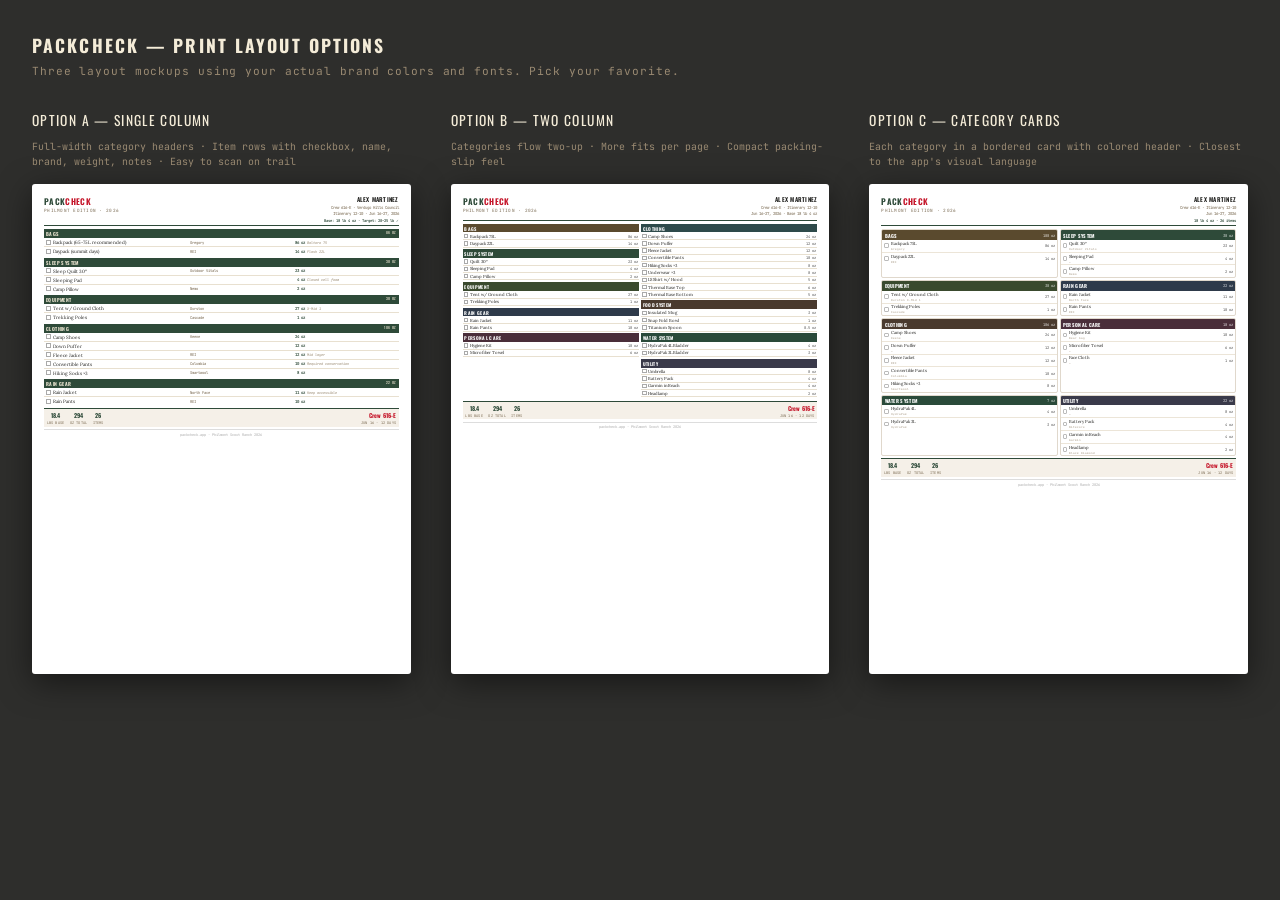
<file: print-preview.html>
<!DOCTYPE html>
<html lang="en">
<head>
<meta charset="UTF-8">
<meta name="viewport" content="width=device-width, initial-scale=1.0">
<title>Print Layout Options — Packcheck</title>
<link rel="preconnect" href="https://fonts.googleapis.com">
<link href="https://fonts.googleapis.com/css2?family=Oswald:wght@400;600;700&family=JetBrains+Mono:wght@400;600&family=Lora:ital@0;1&display=swap" rel="stylesheet">
<style>
  *{box-sizing:border-box;margin:0;padding:0;}
  body{background:#2e2e2c;font-family:'Lora',serif;padding:2rem;}
  h1{color:#f4ecd8;font-family:'Oswald',sans-serif;font-size:1.1rem;letter-spacing:.12em;text-transform:uppercase;margin-bottom:.4rem;}
  .chooser-label{color:#9a8a72;font-family:'JetBrains Mono',monospace;font-size:.7rem;letter-spacing:.08em;margin-bottom:2rem;}
  .options{display:flex;gap:2.5rem;align-items:flex-start;flex-wrap:wrap;}
  .option-wrap{flex:1;min-width:280px;max-width:380px;}
  .option-label{color:#f4ecd8;font-family:'Oswald',sans-serif;font-size:.85rem;letter-spacing:.1em;text-transform:uppercase;margin-bottom:.6rem;}
  .option-desc{color:#9a8a72;font-family:'JetBrains Mono',monospace;font-size:.62rem;margin-bottom:.9rem;line-height:1.5;}

  /* Page mockup — scaled letter page */
  .page{
    background:#fff;
    width:100%;
    aspect-ratio:8.5/11;
    padding:0.7rem 0.75rem;
    font-size:5.5px;
    overflow:hidden;
    border-radius:3px;
    box-shadow:0 8px 32px rgba(0,0,0,.5);
    position:relative;
  }

  /* ── SHARED HEADER ── */
  .ph{display:flex;justify-content:space-between;align-items:flex-start;padding-bottom:.5em;border-bottom:1.5px solid #2e4a39;margin-bottom:.5em;}
  .ph-logo{display:flex;flex-direction:column;gap:.15em;}
  .ph-wordmark{font-family:'Oswald',sans-serif;font-weight:700;font-size:1.5em;letter-spacing:.04em;color:#2e4a39;text-transform:uppercase;}
  .ph-wordmark span{color:#c5172b;}
  .ph-tagline{font-family:'JetBrains Mono',monospace;font-size:.8em;color:#7a6a52;letter-spacing:.06em;text-transform:uppercase;}
  .ph-right{text-align:right;}
  .ph-name{font-family:'Oswald',sans-serif;font-weight:600;font-size:1.1em;color:#1c1c1a;text-transform:uppercase;letter-spacing:.04em;}
  .ph-meta{font-family:'JetBrains Mono',monospace;font-size:.75em;color:#7a6a52;margin-top:.1em;line-height:1.5;}
  .ph-trek{font-family:'JetBrains Mono',monospace;font-size:.7em;color:#2e4a39;font-weight:600;margin-top:.15em;}

  /* ── OPTION A — Single column ── */
  .oa-cat{margin-bottom:.45em;}
  .oa-cat-hd{background:#2e4a39;color:#f4ecd8;font-family:'Oswald',sans-serif;font-weight:600;font-size:.9em;letter-spacing:.08em;text-transform:uppercase;padding:.22em .4em;display:flex;justify-content:space-between;}
  .oa-cat-hd span{font-size:.75em;opacity:.75;}
  .oa-row{display:flex;align-items:center;padding:.18em .3em;border-bottom:1px solid #e8e0d0;gap:.35em;}
  .oa-row:last-child{border-bottom:none;}
  .oa-cb{width:.9em;height:.9em;border:1px solid #aaa;flex-shrink:0;}
  .oa-name{flex:3;font-size:.85em;color:#1c1c1a;}
  .oa-brand{flex:1.5;font-family:'JetBrains Mono',monospace;font-size:.7em;color:#7a6a52;}
  .oa-wt{flex:1;text-align:right;font-family:'JetBrains Mono',monospace;font-size:.75em;color:#2e4a39;font-weight:600;}
  .oa-note{flex:2;font-family:'JetBrains Mono',monospace;font-size:.65em;color:#9a8a72;font-style:italic;}

  /* ── OPTION B — Two column ── */
  .ob-cols{display:grid;grid-template-columns:1fr 1fr;gap:.4em;}
  .ob-cat{margin-bottom:.3em;}
  .ob-cat-hd{font-family:'Oswald',sans-serif;font-weight:700;font-size:.85em;letter-spacing:.07em;text-transform:uppercase;color:#fff;padding:.2em .35em;margin-bottom:.1em;}
  .ob-row{display:flex;align-items:center;padding:.12em .25em;border-bottom:1px solid #e8e0d0;gap:.25em;}
  .ob-cb{width:.8em;height:.8em;border:1px solid #aaa;flex-shrink:0;}
  .ob-name{flex:1;font-size:.78em;color:#1c1c1a;}
  .ob-wt{font-family:'JetBrains Mono',monospace;font-size:.68em;color:#555;white-space:nowrap;}

  /* ── OPTION C — Cards ── */
  .oc-grid{display:grid;grid-template-columns:1fr 1fr;gap:.35em;}
  .oc-card{border-radius:2px;overflow:hidden;border:1px solid #e0d8cc;}
  .oc-card-hd{display:flex;justify-content:space-between;align-items:center;padding:.25em .4em;}
  .oc-cat-name{font-family:'Oswald',sans-serif;font-weight:700;font-size:.9em;letter-spacing:.06em;text-transform:uppercase;color:#fff;}
  .oc-cat-wt{font-family:'JetBrains Mono',monospace;font-size:.7em;color:rgba(255,255,255,.8);}
  .oc-row{display:flex;align-items:center;padding:.16em .35em;border-bottom:1px solid #ece5d8;gap:.3em;}
  .oc-row:last-child{border-bottom:none;}
  .oc-cb{width:.85em;height:.85em;border:1px solid #bbb;flex-shrink:0;border-radius:1px;}
  .oc-name{flex:1;font-size:.78em;color:#1c1c1a;}
  .oc-wt{font-family:'JetBrains Mono',monospace;font-size:.68em;color:#555;white-space:nowrap;}
  .oc-brand{font-family:'JetBrains Mono',monospace;font-size:.62em;color:#9a8a72;}

  /* summary bar */
  .summary{display:flex;gap:1em;margin-top:.5em;padding:.35em .5em;background:#f5f0e8;border-top:1.5px solid #2e4a39;}
  .sum-item{text-align:center;}
  .sum-val{font-family:'Oswald',sans-serif;font-weight:700;font-size:1.1em;color:#2e4a39;}
  .sum-lbl{font-family:'JetBrains Mono',monospace;font-size:.65em;color:#7a6a52;text-transform:uppercase;letter-spacing:.05em;}

  .footer-rule{border:none;border-top:1px solid #ddd;margin:.4em 0 .25em;}
  .footer-txt{font-family:'JetBrains Mono',monospace;font-size:.65em;color:#aaa;text-align:center;}
</style>
</head>
<body>

<h1>Packcheck — Print Layout Options</h1>
<p class="chooser-label">Three layout mockups using your actual brand colors and fonts. Pick your favorite.</p>

<div class="options">

  <!-- ══════════════════════════════════════════
       OPTION A — Single column
  ══════════════════════════════════════════ -->
  <div class="option-wrap">
    <div class="option-label">Option A — Single Column</div>
    <div class="option-desc">Full-width category headers · Item rows with checkbox, name, brand, weight, notes · Easy to scan on trail</div>
    <div class="page">

      <!-- Header -->
      <div class="ph">
        <div class="ph-logo">
          <div class="ph-wordmark">PACK<span>CHECK</span></div>
          <div class="ph-tagline">Philmont Edition · 2026</div>
        </div>
        <div class="ph-right">
          <div class="ph-name">Alex Martinez</div>
          <div class="ph-meta">Crew 616-E · Verdugo Hills Council<br>Itinerary 12-10 · Jun 16–27, 2026</div>
          <div class="ph-trek">Base: 18 lb 4 oz · Target: 20–25 lb ✓</div>
        </div>
      </div>

      <!-- Bags -->
      <div class="oa-cat">
        <div class="oa-cat-hd">Bags <span>86 oz</span></div>
        <div class="oa-row"><div class="oa-cb"></div><div class="oa-name">Backpack (65-75L recommended)</div><div class="oa-brand">Gregory</div><div class="oa-wt">86 oz</div><div class="oa-note">Baltoro 75</div></div>
        <div class="oa-row"><div class="oa-cb"></div><div class="oa-name">Daypack (summit days)</div><div class="oa-brand">REI</div><div class="oa-wt">14 oz</div><div class="oa-note">Flash 22L</div></div>
      </div>

      <!-- Sleep -->
      <div class="oa-cat">
        <div class="oa-cat-hd">Sleep System <span>30 oz</span></div>
        <div class="oa-row"><div class="oa-cb"></div><div class="oa-name">Sleep Quilt 30°</div><div class="oa-brand">Outdoor Vitals</div><div class="oa-wt">23 oz</div><div class="oa-note"></div></div>
        <div class="oa-row"><div class="oa-cb"></div><div class="oa-name">Sleeping Pad</div><div class="oa-brand"></div><div class="oa-wt">4 oz</div><div class="oa-note">Closed cell foam</div></div>
        <div class="oa-row"><div class="oa-cb"></div><div class="oa-name">Camp Pillow</div><div class="oa-brand">Nemo</div><div class="oa-wt">2 oz</div><div class="oa-note"></div></div>
      </div>

      <!-- Equipment -->
      <div class="oa-cat">
        <div class="oa-cat-hd">Equipment <span>30 oz</span></div>
        <div class="oa-row"><div class="oa-cb"></div><div class="oa-name">Tent w/ Ground Cloth</div><div class="oa-brand">Durston</div><div class="oa-wt">27 oz</div><div class="oa-note">X-Mid 1</div></div>
        <div class="oa-row"><div class="oa-cb"></div><div class="oa-name">Trekking Poles</div><div class="oa-brand">Cascade</div><div class="oa-wt">1 oz</div><div class="oa-note"></div></div>
      </div>

      <!-- Clothing (truncated) -->
      <div class="oa-cat">
        <div class="oa-cat-hd">Clothing <span>106 oz</span></div>
        <div class="oa-row"><div class="oa-cb"></div><div class="oa-name">Camp Shoes</div><div class="oa-brand">Keene</div><div class="oa-wt">24 oz</div><div class="oa-note"></div></div>
        <div class="oa-row"><div class="oa-cb"></div><div class="oa-name">Down Puffer</div><div class="oa-brand"></div><div class="oa-wt">12 oz</div><div class="oa-note"></div></div>
        <div class="oa-row"><div class="oa-cb"></div><div class="oa-name">Fleece Jacket</div><div class="oa-brand">REI</div><div class="oa-wt">12 oz</div><div class="oa-note">Mid layer</div></div>
        <div class="oa-row"><div class="oa-cb"></div><div class="oa-name">Convertible Pants</div><div class="oa-brand">Columbia</div><div class="oa-wt">10 oz</div><div class="oa-note">Required conservation</div></div>
        <div class="oa-row"><div class="oa-cb"></div><div class="oa-name">Hiking Socks ×3</div><div class="oa-brand">Smartwool</div><div class="oa-wt">8 oz</div><div class="oa-note"></div></div>
      </div>

      <!-- Rain -->
      <div class="oa-cat">
        <div class="oa-cat-hd">Rain Gear <span>22 oz</span></div>
        <div class="oa-row"><div class="oa-cb"></div><div class="oa-name">Rain Jacket</div><div class="oa-brand">North Face</div><div class="oa-wt">11 oz</div><div class="oa-note">Keep accessible</div></div>
        <div class="oa-row"><div class="oa-cb"></div><div class="oa-name">Rain Pants</div><div class="oa-brand">REI</div><div class="oa-wt">10 oz</div><div class="oa-note"></div></div>
      </div>

      <!-- Summary -->
      <div class="summary">
        <div class="sum-item"><div class="sum-val">18.4</div><div class="sum-lbl">lbs base</div></div>
        <div class="sum-item"><div class="sum-val">294</div><div class="sum-lbl">oz total</div></div>
        <div class="sum-item"><div class="sum-val">26</div><div class="sum-lbl">items</div></div>
        <div class="sum-item" style="margin-left:auto;text-align:right;"><div class="sum-val" style="color:#c5172b;">Crew 616-E</div><div class="sum-lbl">Jun 16 · 12 days</div></div>
      </div>

      <hr class="footer-rule">
      <div class="footer-txt">packcheck.app · Philmont Scout Ranch 2026</div>
    </div>
  </div>

  <!-- ══════════════════════════════════════════
       OPTION B — Two column compact
  ══════════════════════════════════════════ -->
  <div class="option-wrap">
    <div class="option-label">Option B — Two Column</div>
    <div class="option-desc">Categories flow two-up · More fits per page · Compact packing-slip feel</div>
    <div class="page">

      <!-- Header -->
      <div class="ph">
        <div class="ph-logo">
          <div class="ph-wordmark">PACK<span>CHECK</span></div>
          <div class="ph-tagline">Philmont Edition · 2026</div>
        </div>
        <div class="ph-right">
          <div class="ph-name">Alex Martinez</div>
          <div class="ph-meta">Crew 616-E · Itinerary 12-10<br>Jun 16–27, 2026 · Base 18 lb 4 oz</div>
        </div>
      </div>

      <div class="ob-cols">

        <div>
          <div class="ob-cat">
            <div class="ob-cat-hd" style="background:#5a4a2e;">Bags</div>
            <div class="ob-row"><div class="ob-cb"></div><div class="ob-name">Backpack 75L</div><div class="ob-wt">86 oz</div></div>
            <div class="ob-row"><div class="ob-cb"></div><div class="ob-name">Daypack 22L</div><div class="ob-wt">14 oz</div></div>
          </div>
          <div class="ob-cat">
            <div class="ob-cat-hd" style="background:#2e4a39;">Sleep System</div>
            <div class="ob-row"><div class="ob-cb"></div><div class="ob-name">Quilt 30°</div><div class="ob-wt">23 oz</div></div>
            <div class="ob-row"><div class="ob-cb"></div><div class="ob-name">Sleeping Pad</div><div class="ob-wt">4 oz</div></div>
            <div class="ob-row"><div class="ob-cb"></div><div class="ob-name">Camp Pillow</div><div class="ob-wt">2 oz</div></div>
          </div>
          <div class="ob-cat">
            <div class="ob-cat-hd" style="background:#3a4a2e;">Equipment</div>
            <div class="ob-row"><div class="ob-cb"></div><div class="ob-name">Tent w/ Ground Cloth</div><div class="ob-wt">27 oz</div></div>
            <div class="ob-row"><div class="ob-cb"></div><div class="ob-name">Trekking Poles</div><div class="ob-wt">1 oz</div></div>
          </div>
          <div class="ob-cat">
            <div class="ob-cat-hd" style="background:#2e3a4a;">Rain Gear</div>
            <div class="ob-row"><div class="ob-cb"></div><div class="ob-name">Rain Jacket</div><div class="ob-wt">11 oz</div></div>
            <div class="ob-row"><div class="ob-cb"></div><div class="ob-name">Rain Pants</div><div class="ob-wt">10 oz</div></div>
          </div>
          <div class="ob-cat">
            <div class="ob-cat-hd" style="background:#4a2e3a;">Personal Care</div>
            <div class="ob-row"><div class="ob-cb"></div><div class="ob-name">Hygiene Kit</div><div class="ob-wt">10 oz</div></div>
            <div class="ob-row"><div class="ob-cb"></div><div class="ob-name">Microfiber Towel</div><div class="ob-wt">6 oz</div></div>
          </div>
        </div>

        <div>
          <div class="ob-cat">
            <div class="ob-cat-hd" style="background:#2e4a4a;">Clothing</div>
            <div class="ob-row"><div class="ob-cb"></div><div class="ob-name">Camp Shoes</div><div class="ob-wt">24 oz</div></div>
            <div class="ob-row"><div class="ob-cb"></div><div class="ob-name">Down Puffer</div><div class="ob-wt">12 oz</div></div>
            <div class="ob-row"><div class="ob-cb"></div><div class="ob-name">Fleece Jacket</div><div class="ob-wt">12 oz</div></div>
            <div class="ob-row"><div class="ob-cb"></div><div class="ob-name">Convertible Pants</div><div class="ob-wt">10 oz</div></div>
            <div class="ob-row"><div class="ob-cb"></div><div class="ob-name">Hiking Socks ×3</div><div class="ob-wt">8 oz</div></div>
            <div class="ob-row"><div class="ob-cb"></div><div class="ob-name">Underwear ×3</div><div class="ob-wt">8 oz</div></div>
            <div class="ob-row"><div class="ob-cb"></div><div class="ob-name">LS Shirt w/ Hood</div><div class="ob-wt">5 oz</div></div>
            <div class="ob-row"><div class="ob-cb"></div><div class="ob-name">Thermal Base Top</div><div class="ob-wt">6 oz</div></div>
            <div class="ob-row"><div class="ob-cb"></div><div class="ob-name">Thermal Base Bottom</div><div class="ob-wt">5 oz</div></div>
          </div>
          <div class="ob-cat">
            <div class="ob-cat-hd" style="background:#4a3a2e;">Food System</div>
            <div class="ob-row"><div class="ob-cb"></div><div class="ob-name">Insulated Mug</div><div class="ob-wt">3 oz</div></div>
            <div class="ob-row"><div class="ob-cb"></div><div class="ob-name">Snap Fold Bowl</div><div class="ob-wt">1 oz</div></div>
            <div class="ob-row"><div class="ob-cb"></div><div class="ob-name">Titanium Spoon</div><div class="ob-wt">0.5 oz</div></div>
          </div>
          <div class="ob-cat">
            <div class="ob-cat-hd" style="background:#2a4a3a;">Water System</div>
            <div class="ob-row"><div class="ob-cb"></div><div class="ob-name">HydraPak 4L Bladder</div><div class="ob-wt">4 oz</div></div>
            <div class="ob-row"><div class="ob-cb"></div><div class="ob-name">HydraPak 3L Bladder</div><div class="ob-wt">3 oz</div></div>
          </div>
          <div class="ob-cat">
            <div class="ob-cat-hd" style="background:#3a3a4a;">Utility</div>
            <div class="ob-row"><div class="ob-cb"></div><div class="ob-name">Umbrella</div><div class="ob-wt">8 oz</div></div>
            <div class="ob-row"><div class="ob-cb"></div><div class="ob-name">Battery Pack</div><div class="ob-wt">4 oz</div></div>
            <div class="ob-row"><div class="ob-cb"></div><div class="ob-name">Garmin inReach</div><div class="ob-wt">4 oz</div></div>
            <div class="ob-row"><div class="ob-cb"></div><div class="ob-name">Headlamp</div><div class="ob-wt">2 oz</div></div>
          </div>
        </div>

      </div>

      <div class="summary" style="margin-top:.3em;">
        <div class="sum-item"><div class="sum-val">18.4</div><div class="sum-lbl">lbs base</div></div>
        <div class="sum-item"><div class="sum-val">294</div><div class="sum-lbl">oz total</div></div>
        <div class="sum-item"><div class="sum-val">26</div><div class="sum-lbl">items</div></div>
        <div class="sum-item" style="margin-left:auto;text-align:right;"><div class="sum-val" style="color:#c5172b;">Crew 616-E</div><div class="sum-lbl">Jun 16 · 12 days</div></div>
      </div>
      <hr class="footer-rule">
      <div class="footer-txt">packcheck.app · Philmont Scout Ranch 2026</div>
    </div>
  </div>

  <!-- ══════════════════════════════════════════
       OPTION C — Category cards
  ══════════════════════════════════════════ -->
  <div class="option-wrap">
    <div class="option-label">Option C — Category Cards</div>
    <div class="option-desc">Each category in a bordered card with colored header · Closest to the app's visual language</div>
    <div class="page">

      <!-- Header -->
      <div class="ph">
        <div class="ph-logo">
          <div class="ph-wordmark">PACK<span>CHECK</span></div>
          <div class="ph-tagline">Philmont Edition · 2026</div>
        </div>
        <div class="ph-right">
          <div class="ph-name">Alex Martinez</div>
          <div class="ph-meta">Crew 616-E · Itinerary 12-10<br>Jun 16–27, 2026</div>
          <div class="ph-trek">18 lb 4 oz · 26 items</div>
        </div>
      </div>

      <div class="oc-grid">

        <div class="oc-card">
          <div class="oc-card-hd" style="background:#5a4a2e;">
            <span class="oc-cat-name">Bags</span><span class="oc-cat-wt">100 oz</span>
          </div>
          <div class="oc-row"><div class="oc-cb"></div><div class="oc-name">Backpack 75L<br><span class="oc-brand">Gregory</span></div><div class="oc-wt">86 oz</div></div>
          <div class="oc-row"><div class="oc-cb"></div><div class="oc-name">Daypack 22L<br><span class="oc-brand">REI</span></div><div class="oc-wt">14 oz</div></div>
        </div>

        <div class="oc-card">
          <div class="oc-card-hd" style="background:#2e4a39;">
            <span class="oc-cat-name">Sleep System</span><span class="oc-cat-wt">30 oz</span>
          </div>
          <div class="oc-row"><div class="oc-cb"></div><div class="oc-name">Quilt 30°<br><span class="oc-brand">Outdoor Vitals</span></div><div class="oc-wt">23 oz</div></div>
          <div class="oc-row"><div class="oc-cb"></div><div class="oc-name">Sleeping Pad<br><span class="oc-brand">—</span></div><div class="oc-wt">4 oz</div></div>
          <div class="oc-row"><div class="oc-cb"></div><div class="oc-name">Camp Pillow<br><span class="oc-brand">Nemo</span></div><div class="oc-wt">2 oz</div></div>
        </div>

        <div class="oc-card">
          <div class="oc-card-hd" style="background:#3a4a2e;">
            <span class="oc-cat-name">Equipment</span><span class="oc-cat-wt">30 oz</span>
          </div>
          <div class="oc-row"><div class="oc-cb"></div><div class="oc-name">Tent w/ Ground Cloth<br><span class="oc-brand">Durston X-Mid 1</span></div><div class="oc-wt">27 oz</div></div>
          <div class="oc-row"><div class="oc-cb"></div><div class="oc-name">Trekking Poles<br><span class="oc-brand">Cascade</span></div><div class="oc-wt">1 oz</div></div>
        </div>

        <div class="oc-card">
          <div class="oc-card-hd" style="background:#2e3a4a;">
            <span class="oc-cat-name">Rain Gear</span><span class="oc-cat-wt">22 oz</span>
          </div>
          <div class="oc-row"><div class="oc-cb"></div><div class="oc-name">Rain Jacket<br><span class="oc-brand">North Face</span></div><div class="oc-wt">11 oz</div></div>
          <div class="oc-row"><div class="oc-cb"></div><div class="oc-name">Rain Pants<br><span class="oc-brand">REI</span></div><div class="oc-wt">10 oz</div></div>
        </div>

        <div class="oc-card">
          <div class="oc-card-hd" style="background:#4a3a2e;">
            <span class="oc-cat-name">Clothing</span><span class="oc-cat-wt">106 oz</span>
          </div>
          <div class="oc-row"><div class="oc-cb"></div><div class="oc-name">Camp Shoes<br><span class="oc-brand">Keene</span></div><div class="oc-wt">24 oz</div></div>
          <div class="oc-row"><div class="oc-cb"></div><div class="oc-name">Down Puffer<br><span class="oc-brand">—</span></div><div class="oc-wt">12 oz</div></div>
          <div class="oc-row"><div class="oc-cb"></div><div class="oc-name">Fleece Jacket<br><span class="oc-brand">REI</span></div><div class="oc-wt">12 oz</div></div>
          <div class="oc-row"><div class="oc-cb"></div><div class="oc-name">Convertible Pants<br><span class="oc-brand">Columbia</span></div><div class="oc-wt">10 oz</div></div>
          <div class="oc-row"><div class="oc-cb"></div><div class="oc-name">Hiking Socks ×3<br><span class="oc-brand">Smartwool</span></div><div class="oc-wt">8 oz</div></div>
        </div>

        <div class="oc-card">
          <div class="oc-card-hd" style="background:#4a2e3a;">
            <span class="oc-cat-name">Personal Care</span><span class="oc-cat-wt">18 oz</span>
          </div>
          <div class="oc-row"><div class="oc-cb"></div><div class="oc-name">Hygiene Kit<br><span class="oc-brand">Bear bag</span></div><div class="oc-wt">10 oz</div></div>
          <div class="oc-row"><div class="oc-cb"></div><div class="oc-name">Microfiber Towel<br><span class="oc-brand">—</span></div><div class="oc-wt">6 oz</div></div>
          <div class="oc-row"><div class="oc-cb"></div><div class="oc-name">Face Cloth<br><span class="oc-brand">—</span></div><div class="oc-wt">1 oz</div></div>
        </div>

        <div class="oc-card">
          <div class="oc-card-hd" style="background:#2a4a3a;">
            <span class="oc-cat-name">Water System</span><span class="oc-cat-wt">7 oz</span>
          </div>
          <div class="oc-row"><div class="oc-cb"></div><div class="oc-name">HydraPak 4L<br><span class="oc-brand">HydraPak</span></div><div class="oc-wt">4 oz</div></div>
          <div class="oc-row"><div class="oc-cb"></div><div class="oc-name">HydraPak 3L<br><span class="oc-brand">HydraPak</span></div><div class="oc-wt">3 oz</div></div>
        </div>

        <div class="oc-card">
          <div class="oc-card-hd" style="background:#3a3a4a;">
            <span class="oc-cat-name">Utility</span><span class="oc-cat-wt">22 oz</span>
          </div>
          <div class="oc-row"><div class="oc-cb"></div><div class="oc-name">Umbrella<br><span class="oc-brand">—</span></div><div class="oc-wt">8 oz</div></div>
          <div class="oc-row"><div class="oc-cb"></div><div class="oc-name">Battery Pack<br><span class="oc-brand">Nitecore</span></div><div class="oc-wt">4 oz</div></div>
          <div class="oc-row"><div class="oc-cb"></div><div class="oc-name">Garmin inReach<br><span class="oc-brand">Garmin</span></div><div class="oc-wt">4 oz</div></div>
          <div class="oc-row"><div class="oc-cb"></div><div class="oc-name">Headlamp<br><span class="oc-brand">Black Diamond</span></div><div class="oc-wt">2 oz</div></div>
        </div>

      </div>

      <div class="summary" style="margin-top:.35em;">
        <div class="sum-item"><div class="sum-val">18.4</div><div class="sum-lbl">lbs base</div></div>
        <div class="sum-item"><div class="sum-val">294</div><div class="sum-lbl">oz total</div></div>
        <div class="sum-item"><div class="sum-val">26</div><div class="sum-lbl">items</div></div>
        <div class="sum-item" style="margin-left:auto;text-align:right;"><div class="sum-val" style="color:#c5172b;">Crew 616-E</div><div class="sum-lbl">Jun 16 · 12 days</div></div>
      </div>
      <hr class="footer-rule">
      <div class="footer-txt">packcheck.app · Philmont Scout Ranch 2026</div>

    </div>
  </div>

</div><!-- end options -->

</body>
</html>
</file>
